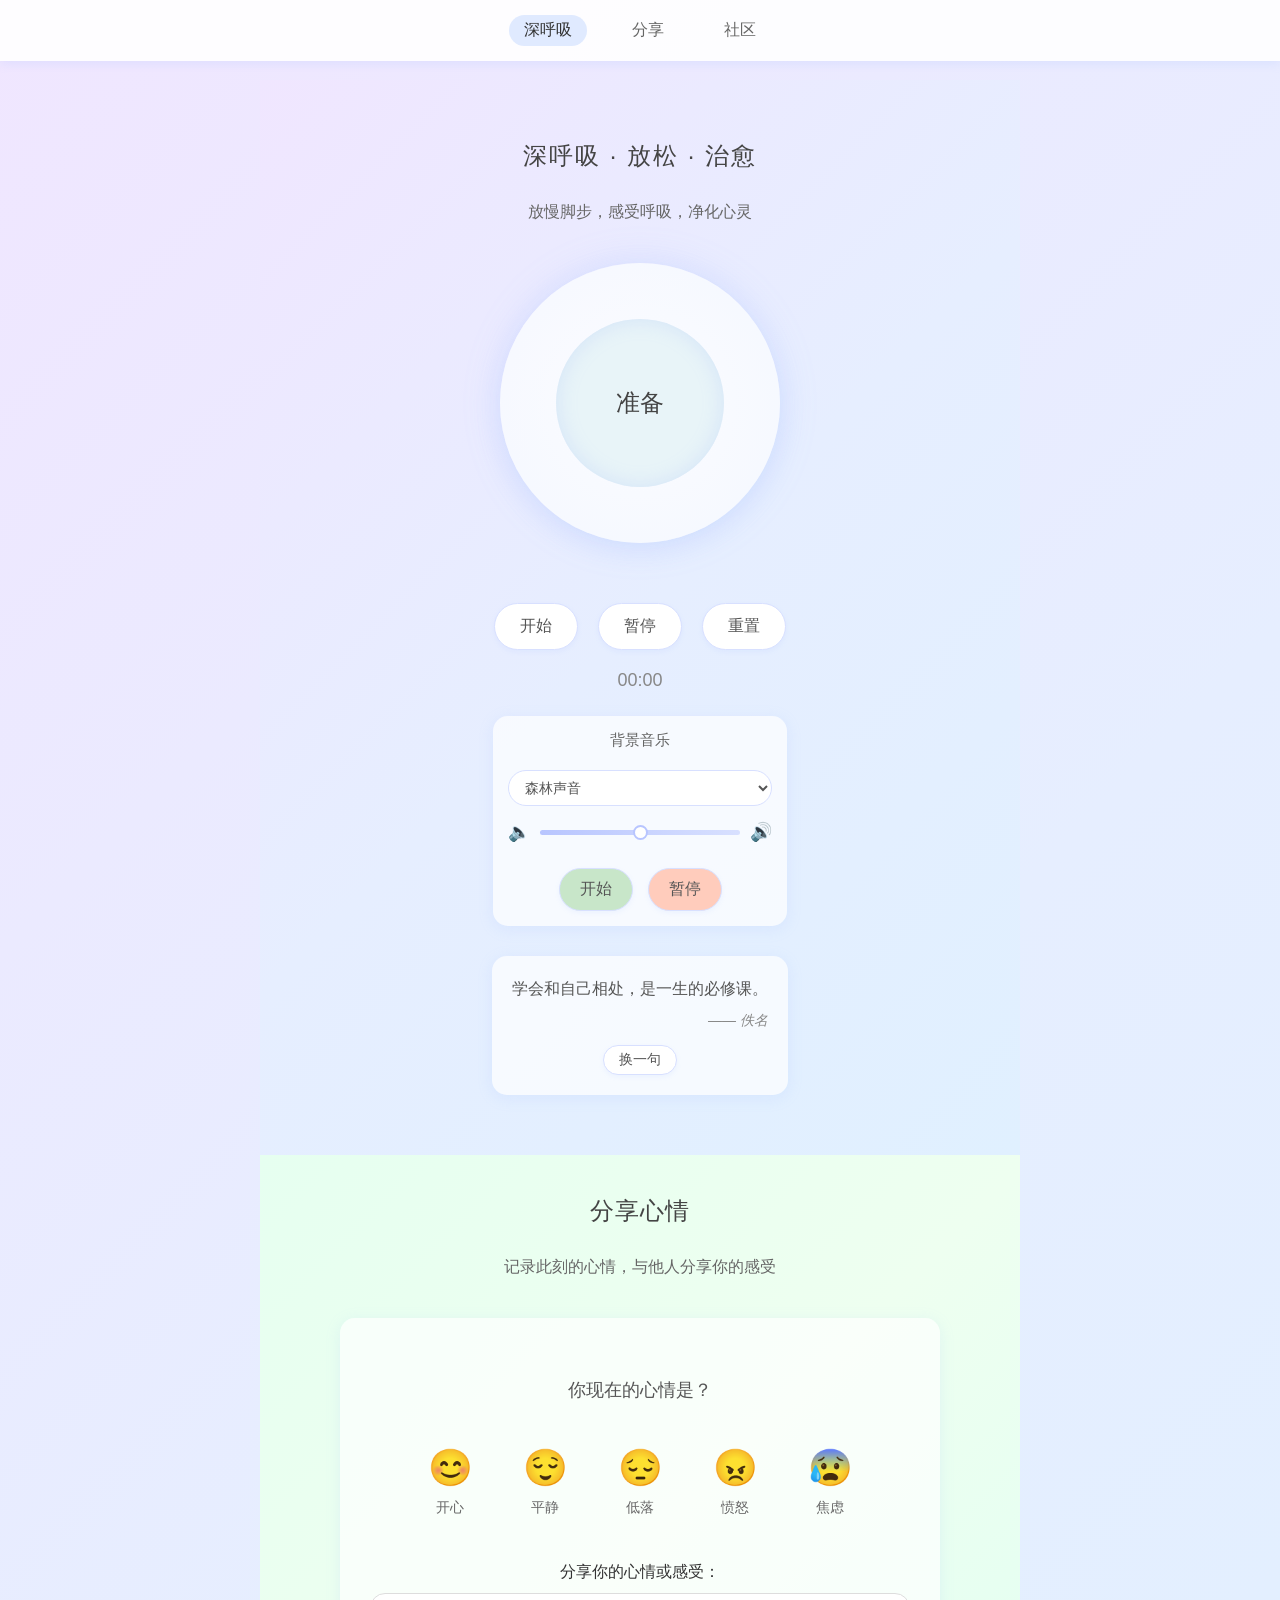
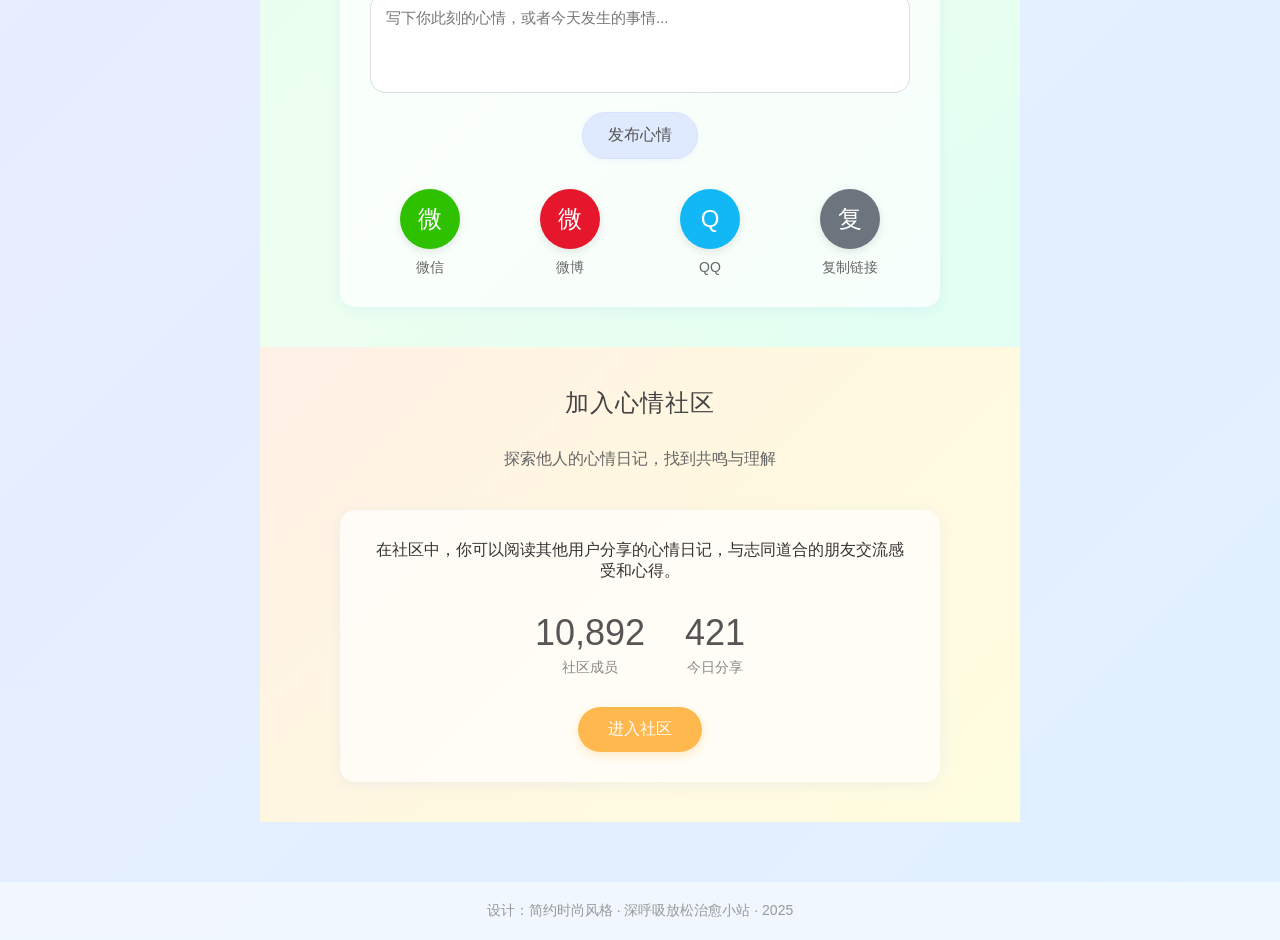
<file: index.html>
<!DOCTYPE html>
<html lang="zh">
<head>
    <meta charset="UTF-8">
    <meta name="viewport" content="width=device-width, initial-scale=1.0">
    <title>深呼吸 · 放松 · 治愈</title>
    <link rel="stylesheet" href="static/css/css-file.css">
</head>
<body>
    <!-- 导航菜单 -->
    <div class="nav-menu">
        <div class="nav-items">
            <a href="#breathing" class="nav-item active">深呼吸</a>
            <a href="#share" class="nav-item">分享</a>
            <a href="community.html" class="nav-item">社区</a>
        </div>
    </div>

    <div class="container">
        <!-- 深呼吸区域 -->
        <section id="breathing" class="breathing-section">
            <h1>深呼吸 · 放松 · 治愈</h1>
            <p class="subtitle">放慢脚步，感受呼吸，净化心灵</p>
            
            <div class="breath-circle">
                <div class="circle-inner">
                    <span class="instruction">准备</span>
                </div>
            </div>
            
            <div class="controls">
                <button id="start-btn">开始</button>
                <button id="pause-btn">暂停</button>
                <button id="reset-btn">重置</button>
            </div>
            
            <div class="timer">00:00</div>
            
            <!-- 背景音乐控制 -->
            <div class="music-control">
                <label for="music-selector">背景音乐</label>
                <select id="music-selector" class="music-selector">
                    <option value="forest">森林声音</option>
                    <option value="rain">雨声</option>
                    <option value="waves">海浪声</option>
                    <option value="meditation">冥想音乐</option>
                    <option value="piano">钢琴轻音乐</option>
                </select>
                <div class="volume-control">
                    <span class="volume-icon">🔈</span>
                    <input type="range" id="volume-slider" class="volume-slider" min="0" max="100" value="50">
                    <span class="volume-icon">🔊</span>
                </div>
                <div class="music-buttons">
                    <button id="play-music-btn">开始</button>
                    <button id="pause-music-btn">暂停</button>
                </div>
                <audio id="background-music" loop></audio>
            </div>
            
            <!-- 每日一言 -->
            <div class="daily-quote">
                <p class="quote-text" id="quote-text">呼吸是连接身体与心灵的桥梁，深呼吸是走向内心宁静的第一步。</p>
                <p class="quote-author" id="quote-author">—— 佚名</p>
                <button id="refresh-quote-btn" style="margin-top: 15px; padding: 5px 15px; font-size: 14px;">换一句</button>
            </div>
        </section>
        
        <!-- 分享区域 -->
        <section id="share" class="share-section">
            <h2>分享心情</h2>
            <p class="subtitle">记录此刻的心情，与他人分享你的感受</p>
            
            <div class="share-container">
                <!-- 心情选择器 -->
                <div class="mood-selector">
                    <div class="mood-title">你现在的心情是？</div>
                    <div class="mood-options">
                        <div class="mood-option" data-mood="happy">
                            <div class="mood-icon">😊</div>
                            <div class="mood-label">开心</div>
                        </div>
                        <div class="mood-option" data-mood="calm">
                            <div class="mood-icon">😌</div>
                            <div class="mood-label">平静</div>
                        </div>
                        <div class="mood-option" data-mood="sad">
                            <div class="mood-icon">😔</div>
                            <div class="mood-label">低落</div>
                        </div>
                        <div class="mood-option" data-mood="angry">
                            <div class="mood-icon">😠</div>
                            <div class="mood-label">愤怒</div>
                        </div>
                        <div class="mood-option" data-mood="anxious">
                            <div class="mood-icon">😰</div>
                            <div class="mood-label">焦虑</div>
                        </div>
                    </div>
                </div>
                
                <!-- 分享表单 -->
                <div class="share-form">
                    <p>分享你的心情或感受：</p>
                    <textarea placeholder="写下你此刻的心情，或者今天发生的事情..."></textarea>
                    <button class="share-btn">发布心情</button>
                </div>
                
                <!-- 分享选项 -->
                <div class="share-options">
                    <div class="share-option wechat">
                        <div class="share-icon">微</div>
                        <div class="share-name">微信</div>
                    </div>
                    
                    <div class="share-option weibo">
                        <div class="share-icon">微</div>
                        <div class="share-name">微博</div>
                    </div>
                    
                    <div class="share-option qq">
                        <div class="share-icon">Q</div>
                        <div class="share-name">QQ</div>
                    </div>
                    
                    <div class="share-option copy">
                        <div class="share-icon">复</div>
                        <div class="share-name">复制链接</div>
                    </div>
                </div>
            </div>
        </section>
        
        <!-- 社区入口 -->
        <section class="community-entry">
            <h2>加入心情社区</h2>
            <p class="subtitle">探索他人的心情日记，找到共鸣与理解</p>
            
            <div class="community-preview">
                <div class="preview-content">
                    <p>在社区中，你可以阅读其他用户分享的心情日记，与志同道合的朋友交流感受和心得。</p>
                    <div class="stats-preview">
                        <div class="stat">
                            <div class="stat-number">10,892</div>
                            <div class="stat-label">社区成员</div>
                        </div>
                        
                        <div class="stat">
                            <div class="stat-number">421</div>
                            <div class="stat-label">今日分享</div>
                        </div>
                    </div>
                    <a href="community.html" class="community-btn">进入社区</a>
                </div>
            </div>
        </section>
    </div>
    
    <footer>
        设计：简约时尚风格 · 深呼吸放松治愈小站 · 2025
    </footer>

    <script src="static/js/js-file.js"></script>
</body>
</html>
</file>
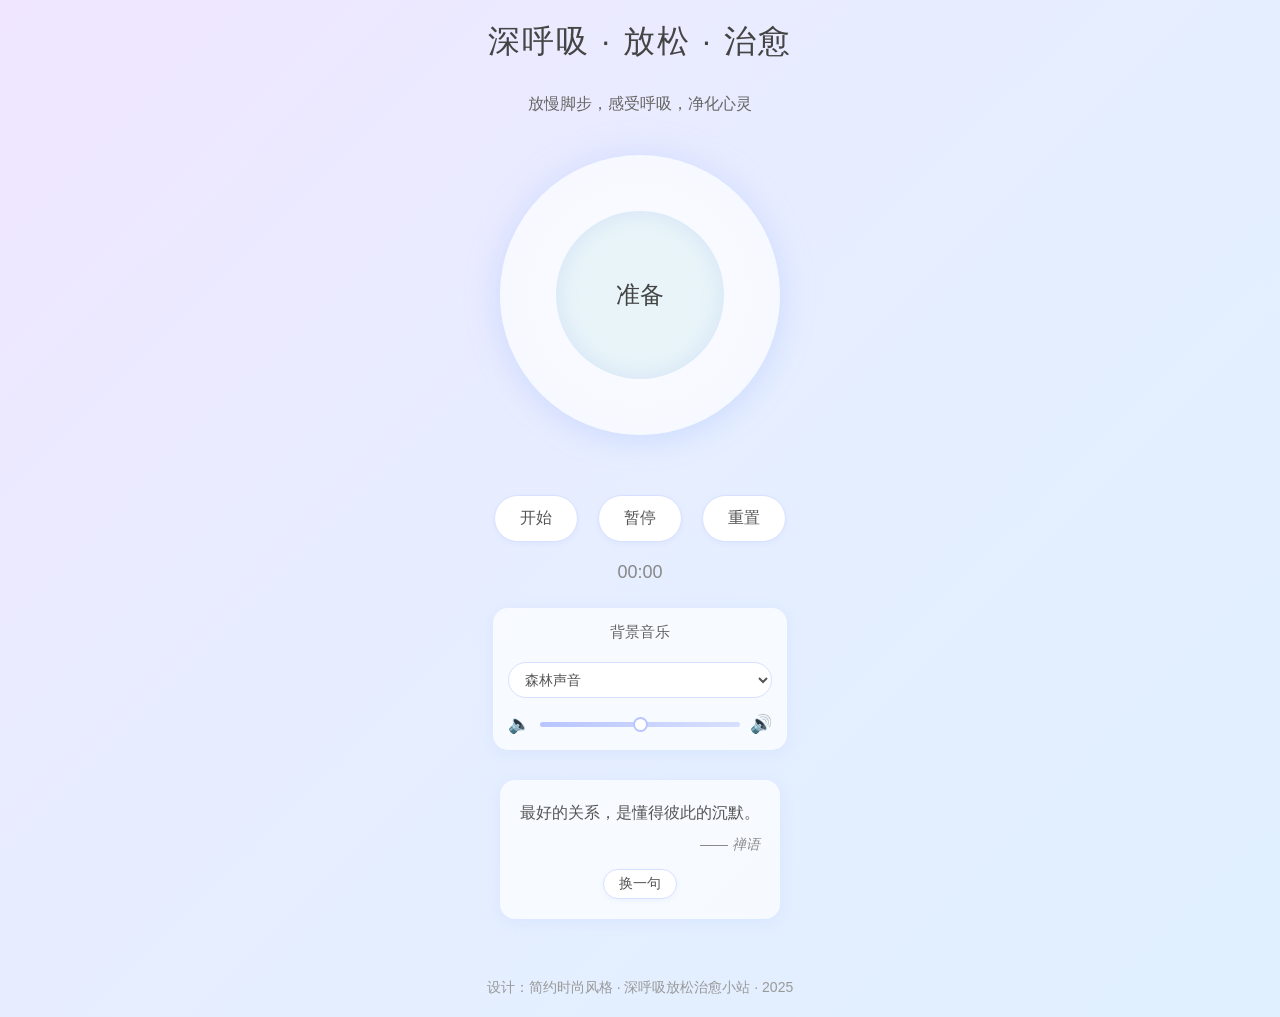
<file: index_bak.html>
<!DOCTYPE html>
<html lang="zh">
<head>
    <meta charset="UTF-8">
    <meta name="viewport" content="width=device-width, initial-scale=1.0">
    <title>深呼吸 · 放松 · 治愈</title>
    <style>
        * {
            margin: 0;
            padding: 0;
            box-sizing: border-box;
            font-family: "PingFang SC", "Helvetica Neue", Arial, sans-serif;
        }
        
        body {
            background: linear-gradient(135deg, #f0e6ff 0%, #e6eeff 50%, #e0f0ff 100%);
            color: #333;
            min-height: 100vh;
            display: flex;
            flex-direction: column;
            align-items: center;
            justify-content: center;
            transition: background 2s;
        }
        
        .container {
            width: 100%;
            max-width: 800px;
            padding: 20px;
            text-align: center;
            display: flex;
            flex-direction: column;
            min-height: 100vh;
        }
        
        .breathing-content {
            flex: 1;
            display: flex;
            flex-direction: column;
            justify-content: center;
        }
        
        h1 {
            font-weight: 300;
            margin-bottom: 30px;
            letter-spacing: 2px;
            color: #444;
        }
        
        .subtitle {
            font-weight: 300;
            margin-bottom: 40px;
            color: #666;
        }
        
        .breath-circle {
            width: 280px;
            height: 280px;
            border-radius: 50%;
            background-color: rgba(255, 255, 255, 0.8);
            margin: 0 auto 40px;
            display: flex;
            align-items: center;
            justify-content: center;
            position: relative;
            box-shadow: 0 5px 25px rgba(150, 180, 255, 0.2), 0 0 40px rgba(150, 180, 255, 0.15);
            transition: transform 4s ease-in-out, box-shadow 4s ease-in-out;
            overflow: hidden;
        }
        
        .breath-circle:before {
            content: '';
            position: absolute;
            top: -10%;
            left: -10%;
            width: 120%;
            height: 120%;
            background: radial-gradient(
                circle at center,
                rgba(255, 255, 255, 0.8) 0%,
                rgba(230, 240, 255, 0.5) 60%,
                rgba(210, 230, 255, 0) 70%
            );
            opacity: 0.4;
            z-index: 1;
            pointer-events: none;
        }
        
        .circle-inner {
            width: 60%;
            height: 60%;
            border-radius: 50%;
            background-color: #e8f4f8;
            display: flex;
            align-items: center;
            justify-content: center;
            box-shadow: inset 0 0 20px rgba(150, 180, 255, 0.25);
            transition: transform 4s ease-in-out, background-color 4s ease-in-out;
            position: relative;
            z-index: 2;
        }
        
        @keyframes pulse {
            0% { box-shadow: 0 0 0 0 rgba(150, 180, 255, 0.5); }
            70% { box-shadow: 0 0 0 20px rgba(150, 180, 255, 0); }
            100% { box-shadow: 0 0 0 0 rgba(150, 180, 255, 0); }
        }
        
        .instruction {
            font-size: 24px;
            font-weight: 300;
            color: #444;
            transition: opacity 0.5s;
        }
        
        .controls {
            margin-top: 20px;
            display: flex;
            justify-content: center;
            gap: 20px;
        }
        
        button {
            padding: 12px 25px;
            background-color: #fff;
            border: 1px solid #d8e0ff;
            border-radius: 30px;
            cursor: pointer;
            font-size: 16px;
            color: #555;
            transition: all 0.3s;
            box-shadow: 0 2px 5px rgba(150, 180, 255, 0.1);
        }
        
        button:hover {
            background-color: #f0f5ff;
        }
        
        button.active {
            background-color: #e0eaff;
            color: #333;
            border-color: #c8d8ff;
        }
        
        .timer {
            font-size: 18px;
            margin-top: 20px;
            color: #888;
            font-weight: 300;
        }
        
        /* 背景音乐控制样式 */
        .music-control {
            margin-top: 25px;
            padding: 15px;
            background-color: rgba(255, 255, 255, 0.7);
            border-radius: 15px;
            box-shadow: 0 3px 15px rgba(150, 180, 255, 0.15);
            max-width: 600px;
            margin-left: auto;
            margin-right: auto;
            display: flex;
            flex-direction: column;
            align-items: center;
            gap: 15px;
        }
        
        .music-control label {
            color: #666;
            font-size: 15px;
            margin-bottom: 5px;
        }
        
        .music-selector {
            width: 100%;
            max-width: 300px;
            padding: 8px 12px;
            border-radius: 20px;
            border: 1px solid #d8e0ff;
            background-color: white;
            color: #555;
            font-size: 14px;
            cursor: pointer;
            transition: all 0.3s;
        }
        
        .music-selector:focus {
            outline: none;
            border-color: #b8c5ff;
            box-shadow: 0 0 5px rgba(150, 180, 255, 0.2);
        }
        
        .volume-control {
            width: 100%;
            display: flex;
            align-items: center;
            justify-content: center;
            gap: 10px;
        }
        
        .volume-slider {
            width: 200px;
            height: 5px;
            -webkit-appearance: none;
            appearance: none;
            background: linear-gradient(to right, #b8c5ff, #d8e0ff);
            outline: none;
            border-radius: 5px;
        }
        
        .volume-slider::-webkit-slider-thumb {
            -webkit-appearance: none;
            appearance: none;
            width: 15px;
            height: 15px;
            border-radius: 50%;
            background: white;
            border: 2px solid #b8c5ff;
            cursor: pointer;
        }
        
        .volume-slider::-moz-range-thumb {
            width: 15px;
            height: 15px;
            border-radius: 50%;
            background: white;
            border: 2px solid #b8c5ff;
            cursor: pointer;
        }
        
        .volume-icon {
            color: #888;
            font-size: 18px;
        }
        
        /* 每日一言样式 */
        .daily-quote {
            margin-top: 30px;
            padding: 20px;
            background-color: rgba(255, 255, 255, 0.7);
            border-radius: 15px;
            box-shadow: 0 3px 15px rgba(150, 180, 255, 0.15);
            max-width: 600px;
            margin-left: auto;
            margin-right: auto;
            transition: all 0.5s;
        }
        
        .quote-text {
            font-size: 16px;
            color: #555;
            line-height: 1.6;
            font-weight: 300;
            margin-bottom: 10px;
        }
        
        .quote-author {
            font-size: 14px;
            color: #888;
            font-style: italic;
            text-align: right;
        }
        
        footer {
            margin-top: 40px;
            width: 100%;
            text-align: center;
            font-size: 14px;
            color: #999;
            padding: 0 20px 20px;
        }
        
        @media (max-width: 600px) {
            .breath-circle {
                width: 220px;
                height: 220px;
                margin-bottom: 30px;
            }
            
            .instruction {
                font-size: 20px;
            }
            
            .controls {
                flex-direction: column;
                align-items: center;
            }
            
            button {
                width: 200px;
                margin-bottom: 10px;
            }
            
            .timer {
                margin-top: 15px;
                margin-bottom: 10px;
            }
            
            .music-control {
                margin-top: 20px;
                padding: 12px;
                gap: 10px;
            }
            
            .volume-slider {
                width: 150px;
            }
            
            .daily-quote {
                margin-top: 20px;
                padding: 15px;
            }
            
            footer {
                margin-top: 20px;
            }
        }
    </style>
</head>
<body>
    <div class="container">
        <h1>深呼吸 · 放松 · 治愈</h1>
        <p class="subtitle">放慢脚步，感受呼吸，净化心灵</p>
        
        <div class="breath-circle">
            <div class="circle-inner">
                <span class="instruction">准备</span>
            </div>
        </div>
        
        <div class="controls">
            <button id="start-btn">开始</button>
            <button id="pause-btn">暂停</button>
            <button id="reset-btn">重置</button>
        </div>
        
        <div class="timer">00:00</div>
        
        <!-- 背景音乐控制 -->
        <div class="music-control">
            <label for="music-selector">背景音乐</label>
            <select id="music-selector" class="music-selector">
                <option value="forest">森林声音</option>
                <option value="rain">雨声</option>
                <option value="waves">海浪声</option>
                <option value="meditation">冥想音乐</option>
                <option value="piano">钢琴轻音乐</option>
            </select>
            <div class="volume-control">
                <span class="volume-icon">🔈</span>
                <input type="range" id="volume-slider" class="volume-slider" min="0" max="100" value="50">
                <span class="volume-icon">🔊</span>
            </div>
            <audio id="background-music" loop></audio>
        </div>
        
        <!-- 每日一言 -->
        <div class="daily-quote">
            <p class="quote-text" id="quote-text">加载中...</p>
            <p class="quote-author" id="quote-author"></p>
        </div>
    </div>
    
    <footer>
        设计：简约时尚风格 · 深呼吸放松治愈小站 · 2025
    </footer>

    <script>
        document.addEventListener('DOMContentLoaded', () => {
            const breathCircle = document.querySelector('.breath-circle');
            const circleInner = document.querySelector('.circle-inner');
            const instruction = document.querySelector('.instruction');
            const startBtn = document.getElementById('start-btn');
            const pauseBtn = document.getElementById('pause-btn');
            const resetBtn = document.getElementById('reset-btn');
            const quoteText = document.getElementById('quote-text');
            const quoteAuthor = document.getElementById('quote-author');
            const musicSelector = document.getElementById('music-selector');
            const volumeSlider = document.getElementById('volume-slider');
            const backgroundMusic = document.getElementById('background-music');

            const timerEl = document.querySelector('.timer');
            
            let isBreathing = false;
            let currentPhase = 0;
            let interval;
            let startTime = null;
            let elapsedTime = 0;
            let timerInterval;
            
            // 呼吸配置
            const breathingPhases = [
                { name: '吸气', duration: 4000, color: '#e8f2fa', scale: 1.15, bgColor: 'linear-gradient(135deg, #f0e0ff 0%, #e0e8ff 50%, #d8ecff 100%)', boxShadow: '0 5px 35px rgba(150, 180, 255, 0.4), 0 0 50px rgba(150, 180, 255, 0.3)' },
                { name: '屏息', duration: 4000, color: '#e0eefa', scale: 1.15, bgColor: 'linear-gradient(135deg, #efe4ff 0%, #e4ecff 50%, #dcefff 100%)', boxShadow: '0 5px 35px rgba(150, 180, 255, 0.35), 0 0 50px rgba(150, 180, 255, 0.25)' },
                { name: '呼气', duration: 4000, color: '#d8eafa', scale: 1, bgColor: 'linear-gradient(135deg, #f4ebff 0%, #eaf1ff 50%, #e6f5ff 100%)', boxShadow: '0 5px 25px rgba(150, 180, 255, 0.25), 0 0 40px rgba(150, 180, 255, 0.2)' },
                { name: '屏息', duration: 4000, color: '#e0eefa', scale: 1, bgColor: 'linear-gradient(135deg, #efe4ff 0%, #e4ecff 50%, #dcefff 100%)', boxShadow: '0 5px 25px rgba(150, 180, 255, 0.2), 0 0 40px rgba(150, 180, 255, 0.15)' }
            ];
            
            // 每日一言名言列表
            const quotes = [
                { text: "呼吸是连接身体与心灵的桥梁，深呼吸是走向内心宁静的第一步。", author: "佚名" },
                { text: "生活不是等待风暴过去，而是学会在雨中跳舞。", author: "佚名" },
                { text: "内心的平静，源于与自己的和解。", author: "老子" },
                { text: "如果你想要内心的平和，尝试着改变自己而不是他人。", author: "佛陀" },
                { text: "放下是一种智慧，静心是一种境界。", author: "禅语" },
                { text: "静坐常思己过，闲谈莫论人非。", author: "陈寿" },
                { text: "心若简单，世界则简单。", author: "禅语" },
                { text: "时时慎独，心扉自清。", author: "王阳明" },
                { text: "心静自然凉，止念即菩提。", author: "禅语" },
                { text: "无论何时，保持一颗平静的心，是通往幸福的必经之路。", author: "王阳明" },
                { text: "学会和自己相处，是一生的必修课。", author: "佚名" },
                { text: "不必等待特别的一天，每一天都可以变得特别。", author: "佚名" },
                { text: "最好的关系，是懂得彼此的沉默。", author: "禅语" },
                { text: "心中有阳光，脚下自然有力量。", author: "佚名" },
                { text: "慢一点，再慢一点，给心灵一个栖息的空间。", author: "佚名" }
            ];
            
            // 加载每日一言
            function loadDailyQuote() {
                // 获取一个随机名言
                const randomIndex = Math.floor(Math.random() * quotes.length);
                const quote = quotes[randomIndex];
                
                // 更新显示
                quoteText.textContent = quote.text;
                quoteAuthor.textContent = "—— " + quote.author;
            }
            
            // 定时器函数
            function updateTimer() {
                if (!startTime) return;
                
                const currentTime = Date.now();
                const totalSeconds = Math.floor((currentTime - startTime + elapsedTime) / 1000);
                const minutes = Math.floor(totalSeconds / 60).toString().padStart(2, '0');
                const seconds = (totalSeconds % 60).toString().padStart(2, '0');
                
                timerEl.textContent = `${minutes}:${seconds}`;
            }
            
            // 开始呼吸引导
            function startBreathing() {
                if (isBreathing) return;
                
                isBreathing = true;
                startBtn.disabled = true;
                
                if (!startTime) {
                    startTime = Date.now();
                    timerInterval = setInterval(updateTimer, 1000);
                }
                
                breathePhase();
            }
            
            // 呼吸阶段
            function breathePhase() {
                if (!isBreathing) return;
                
                const phase = breathingPhases[currentPhase];
                
                // 更新指示和动画
                instruction.textContent = phase.name;
                circleInner.style.backgroundColor = phase.color;
                document.body.style.background = phase.bgColor;
                
                // 圆圈动画
                breathCircle.style.transform = `scale(${phase.scale})`;
                breathCircle.style.boxShadow = phase.boxShadow;
                circleInner.style.transform = `scale(${phase.scale > 1 ? 0.9 : 1.1})`;
                
                // 添加脉动效果
                if (phase.name === '吸气') {
                    breathCircle.style.animation = 'pulse 4s infinite';
                } else {
                    breathCircle.style.animation = 'none';
                }
                
                // 设置下一个阶段
                interval = setTimeout(() => {
                    currentPhase = (currentPhase + 1) % breathingPhases.length;
                    breathePhase();
                }, phase.duration);
            }
            
            // 暂停
            function pauseBreathing() {
                isBreathing = false;
                startBtn.disabled = false;
                clearTimeout(interval);
                
                if (startTime) {
                    elapsedTime += Date.now() - startTime;
                    startTime = null;
                    clearInterval(timerInterval);
                }
            }
            
            // 重置
            function resetBreathing() {
                pauseBreathing();
                currentPhase = 0;
                instruction.textContent = '准备';
                breathCircle.style.transform = 'scale(1)';
                circleInner.style.transform = 'scale(1)';
                circleInner.style.backgroundColor = '#e8f4f8';
                document.body.style.backgroundColor = '#f8f9fa';
                
                elapsedTime = 0;
                timerEl.textContent = '00:00';
            }
            
            // 事件监听
            startBtn.addEventListener('click', startBreathing);
            pauseBtn.addEventListener('click', pauseBreathing);
            resetBtn.addEventListener('click', resetBreathing);
            
            // 初始化
            resetBreathing();
            
            // 增加用户交互后自动播放音乐
            document.body.addEventListener('click', () => {
                if (backgroundMusic.paused) {
                    backgroundMusic.play().catch(e => console.log('播放失败', e));
                }
            }, { once: true });
            
            // 加载每日一言
            loadDailyQuote();
            
            // 背景音乐设置
            const musicUrls = {
                forest: 'audio/forest_music.mp3',
                rain: 'audio/_music.mp3',
                waves: 'audio/waves_music.mp3',
                meditation: 'audio/_music.mp3',
                piano: 'audio/piano_music.mp3'
            };
            
            // 设置初始音乐
            backgroundMusic.src = musicUrls[musicSelector.value];
            backgroundMusic.volume = volumeSlider.value / 100;
            backgroundMusic.play().catch(e => {
                console.log('自动播放被浏览器阻止，请用户交互后再播放');
            });
            
            // 音乐选择事件
            musicSelector.addEventListener('change', () => {
                backgroundMusic.src = musicUrls[musicSelector.value];
                backgroundMusic.play();
            });
            
            // 音量控制事件
            volumeSlider.addEventListener('input', () => {
                backgroundMusic.volume = volumeSlider.value / 100;
            });
            
            // 添加刷新名言的按钮
            const quoteBox = document.querySelector('.daily-quote');
            const refreshBtn = document.createElement('button');
            refreshBtn.textContent = '换一句';
            refreshBtn.style.marginTop = '15px';
            refreshBtn.style.padding = '5px 15px';
            refreshBtn.style.fontSize = '14px';
            refreshBtn.addEventListener('click', loadDailyQuote);
            quoteBox.appendChild(refreshBtn);
        });
    </script>
</body>
</html>
</file>
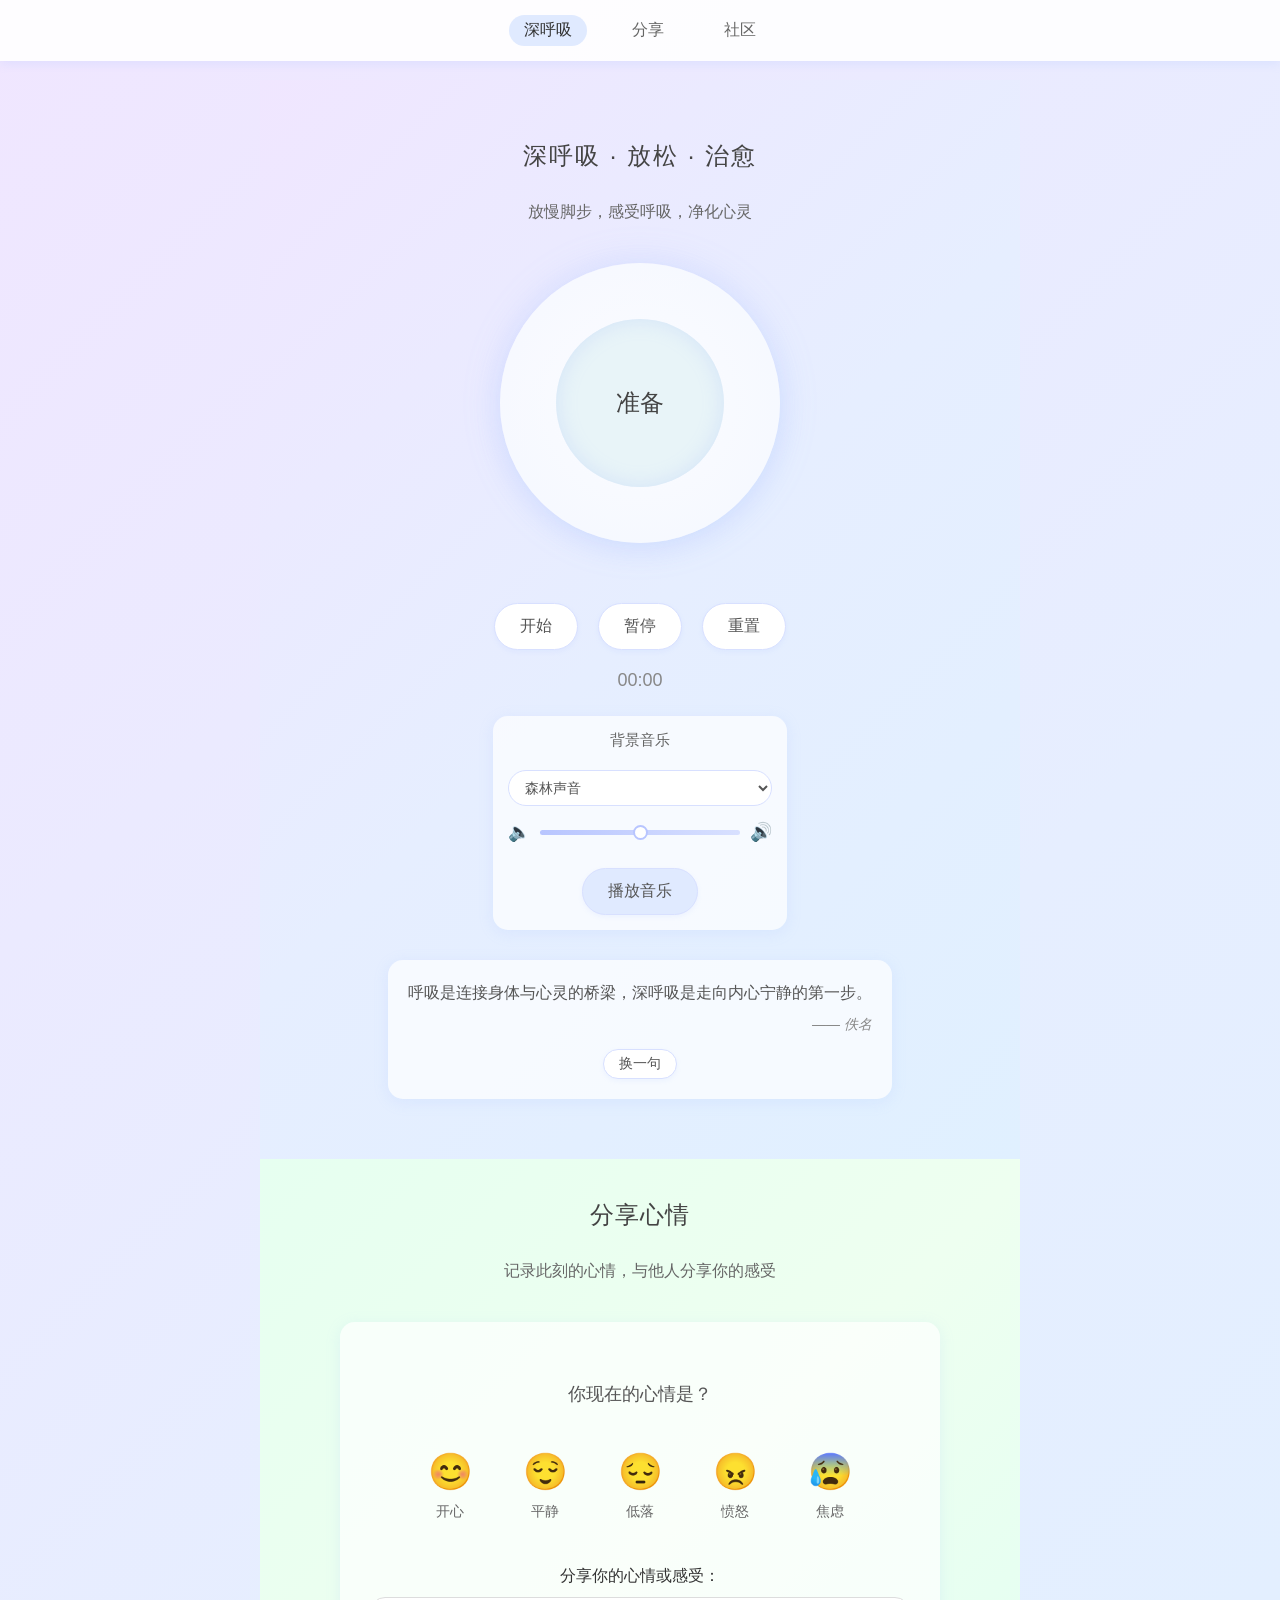
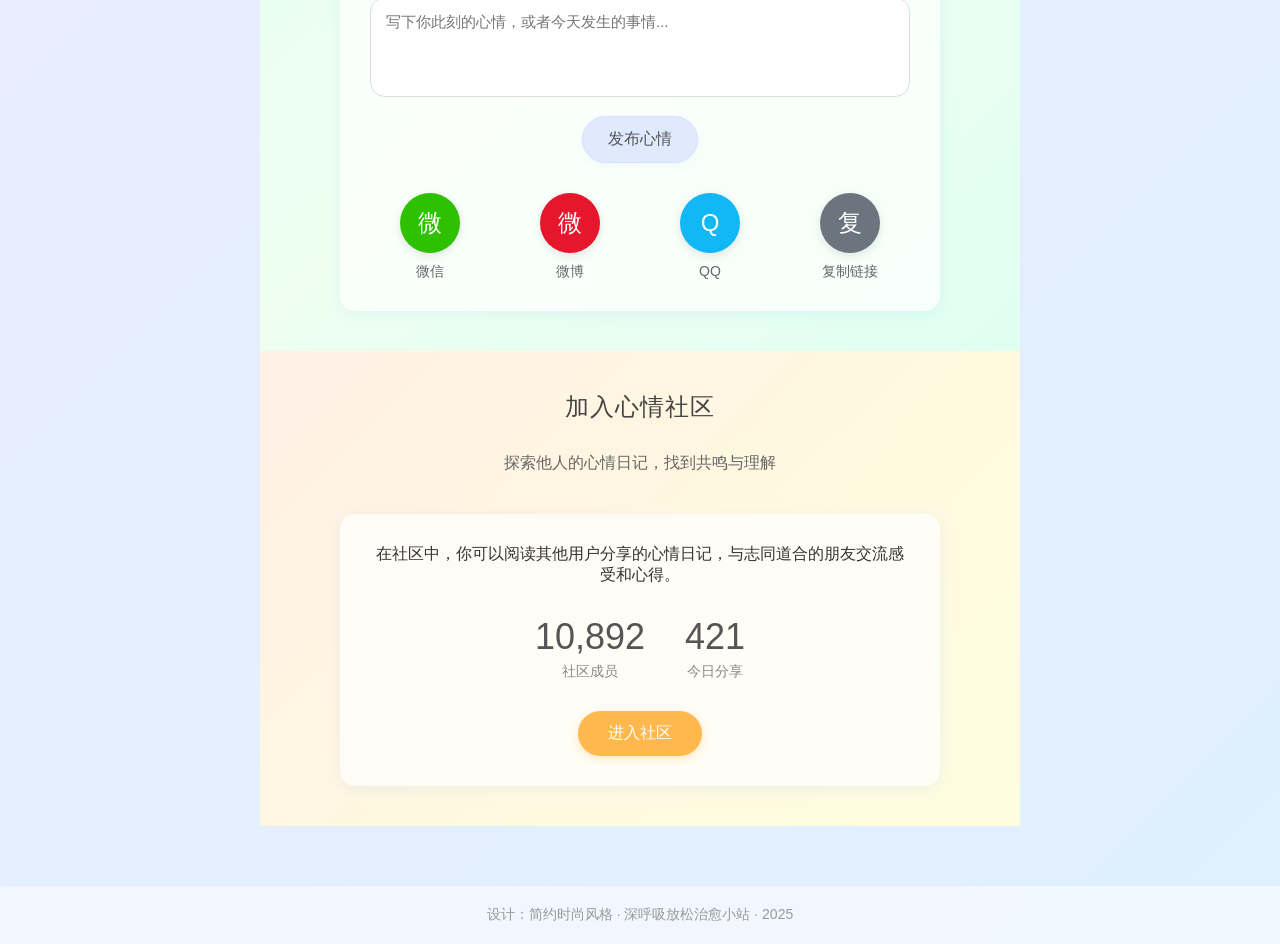
<file: index_bak2.html>
<!DOCTYPE html>
<html lang="zh">
<head>
    <meta charset="UTF-8">
    <meta name="viewport" content="width=device-width, initial-scale=1.0">
    <title>深呼吸 · 放松 · 治愈</title>
    <style>
        * {
            margin: 0;
            padding: 0;
            box-sizing: border-box;
            font-family: "PingFang SC", "Helvetica Neue", Arial, sans-serif;
        }
        
        body {
            background: linear-gradient(135deg, #f0e6ff 0%, #e6eeff 50%, #e0f0ff 100%);
            color: #333;
            min-height: 100vh;
            display: flex;
            flex-direction: column;
            align-items: center;
            transition: background 2s;
            overflow-x: hidden;
        }
        
        /* 导航菜单样式 */
        .nav-menu {
            position: fixed;
            top: 0;
            left: 0;
            width: 100%;
            background-color: rgba(255, 255, 255, 0.9);
            box-shadow: 0 2px 10px rgba(150, 180, 255, 0.2);
            display: flex;
            justify-content: center;
            padding: 15px 0;
            z-index: 1000;
        }
        
        .nav-items {
            display: flex;
            gap: 30px;
        }
        
        .nav-item {
            color: #666;
            text-decoration: none;
            font-size: 16px;
            font-weight: 500;
            padding: 5px 15px;
            border-radius: 20px;
            transition: all 0.3s;
        }
        
        .nav-item:hover {
            background-color: rgba(220, 230, 255, 0.5);
            color: #444;
        }
        
        .nav-item.active {
            background-color: #e0eaff;
            color: #333;
        }
        
        .container {
            width: 100%;
            max-width: 800px;
            padding: 80px 20px 20px;
            text-align: center;
            display: flex;
            flex-direction: column;
            min-height: 100vh;
        }
        
        section {
            padding: 60px 0;
            scroll-margin-top: 70px; /* 为导航滚动留出空间 */
        }
        
        .breathing-section {
            background: linear-gradient(135deg, #f0e6ff 0%, #e6eeff 50%, #e0f0ff 100%);
            min-height: 100vh;
            display: flex;
            flex-direction: column;
            align-items: center;
            justify-content: center;
        }
        
        .share-section {
            background: linear-gradient(135deg, #e6fff0 0%, #eefff0 50%, #e0fff2 100%);
            min-height: 60vh;
            padding: 40px 20px;
        }
        
        .community-entry {
            background: linear-gradient(135deg, #fff0e6 0%, #fff8e0 50%, #fffde0 100%);
            min-height: 40vh;
            padding: 40px 20px;
            text-align: center;
        }
        
        .community-preview {
            background-color: rgba(255, 255, 255, 0.7);
            border-radius: 15px;
            box-shadow: 0 3px 15px rgba(150, 180, 255, 0.15);
            padding: 30px;
            max-width: 600px;
            margin: 0 auto;
        }
        
        .stats-preview {
            display: flex;
            justify-content: center;
            gap: 40px;
            margin: 30px 0;
        }
        
        .community-btn {
            display: inline-block;
            background-color: #ffb84d;
            color: #fff;
            padding: 12px 30px;
            border-radius: 30px;
            font-size: 16px;
            font-weight: 500;
            text-decoration: none;
            transition: all 0.3s;
            box-shadow: 0 3px 10px rgba(255, 184, 77, 0.3);
        }
        
        .community-btn:hover {
            background-color: #ff9d1e;
            transform: translateY(-3px);
            box-shadow: 0 5px 15px rgba(255, 184, 77, 0.4);
        }
        
        .breathing-content {
            flex: 1;
            display: flex;
            flex-direction: column;
            justify-content: center;
            width: 100%;
        }
        
        h1 {
            font-weight: 300;
            margin-bottom: 30px;
            letter-spacing: 2px;
            color: #444;
        }
        
        h2 {
            font-weight: 300;
            margin-bottom: 30px;
            letter-spacing: 1px;
            color: #444;
        }
        
        .subtitle {
            font-weight: 300;
            margin-bottom: 40px;
            color: #666;
        }
        
        .breath-circle {
            width: 280px;
            height: 280px;
            border-radius: 50%;
            background-color: rgba(255, 255, 255, 0.8);
            margin: 0 auto 40px;
            display: flex;
            align-items: center;
            justify-content: center;
            position: relative;
            box-shadow: 0 5px 25px rgba(150, 180, 255, 0.2), 0 0 40px rgba(150, 180, 255, 0.15);
            transition: transform 4s ease-in-out, box-shadow 4s ease-in-out;
            overflow: hidden;
        }
        
        .breath-circle:before {
            content: '';
            position: absolute;
            top: -10%;
            left: -10%;
            width: 120%;
            height: 120%;
            background: radial-gradient(
                circle at center,
                rgba(255, 255, 255, 0.8) 0%,
                rgba(230, 240, 255, 0.5) 60%,
                rgba(210, 230, 255, 0) 70%
            );
            opacity: 0.4;
            z-index: 1;
            pointer-events: none;
        }
        
        .circle-inner {
            width: 60%;
            height: 60%;
            border-radius: 50%;
            background-color: #e8f4f8;
            display: flex;
            align-items: center;
            justify-content: center;
            box-shadow: inset 0 0 20px rgba(150, 180, 255, 0.25);
            transition: transform 4s ease-in-out, background-color 4s ease-in-out;
            position: relative;
            z-index: 2;
        }
        
        @keyframes pulse {
            0% { box-shadow: 0 0 0 0 rgba(150, 180, 255, 0.5); }
            70% { box-shadow: 0 0 0 20px rgba(150, 180, 255, 0); }
            100% { box-shadow: 0 0 0 0 rgba(150, 180, 255, 0); }
        }
        
        .instruction {
            font-size: 24px;
            font-weight: 300;
            color: #444;
            transition: opacity 0.5s;
        }
        
        .controls {
            margin-top: 20px;
            display: flex;
            justify-content: center;
            gap: 20px;
        }
        
        button {
            padding: 12px 25px;
            background-color: #fff;
            border: 1px solid #d8e0ff;
            border-radius: 30px;
            cursor: pointer;
            font-size: 16px;
            color: #555;
            transition: all 0.3s;
            box-shadow: 0 2px 5px rgba(150, 180, 255, 0.1);
        }
        
        /* 播放按钮样式和特效 */
        #play-music-btn {
            margin-top: 10px;
            background-color: #e0eaff;
            color: #555;
            position: relative;
            overflow: hidden;
            transition: all 0.3s cubic-bezier(0.25, 0.8, 0.25, 1);
        }
        
        #play-music-btn:hover {
            background-color: #d0daff;
            box-shadow: 0 4px 8px rgba(150, 180, 255, 0.2);
            transform: translateY(-2px);
        }
        
        #play-music-btn:active {
            transform: scale(0.96);
            box-shadow: 0 1px 3px rgba(150, 180, 255, 0.3);
        }
        
        /* 波纹效果 */
        .ripple {
            position: absolute;
            background: rgba(255, 255, 255, 0.5);
            border-radius: 50%;
            transform: scale(0);
            animation: ripple 0.6s linear;
            pointer-events: none;
        }
        
        @keyframes ripple {
            to {
                transform: scale(4);
                opacity: 0;
            }
        }
        
        /* 音符动画 */
        .music-note {
            position: absolute;
            font-size: 18px;
            color: rgba(150, 180, 255, 0.8);
            pointer-events: none;
            animation: float-note 2s ease-out;
            opacity: 0;
        }
        
        @keyframes float-note {
            0% {
                opacity: 1;
                transform: translate(0, 0) rotate(0deg);
            }
            100% {
                opacity: 0;
                transform: translate(var(--x, 20px), -40px) rotate(var(--r, 20deg));
            }
        }
        
        button:hover {
            background-color: #f0f5ff;
        }
        
        button.active {
            background-color: #e0eaff;
            color: #333;
            border-color: #c8d8ff;
        }
        
        .timer {
            font-size: 18px;
            margin-top: 20px;
            color: #888;
            font-weight: 300;
        }
        
        /* 背景音乐控制样式 */
        .music-control {
            margin-top: 25px;
            padding: 15px;
            background-color: rgba(255, 255, 255, 0.7);
            border-radius: 15px;
            box-shadow: 0 3px 15px rgba(150, 180, 255, 0.15);
            max-width: 600px;
            margin-left: auto;
            margin-right: auto;
            display: flex;
            flex-direction: column;
            align-items: center;
            gap: 15px;
        }
        
        .music-control label {
            color: #666;
            font-size: 15px;
            margin-bottom: 5px;
        }
        
        .music-selector {
            width: 100%;
            max-width: 300px;
            padding: 8px 12px;
            border-radius: 20px;
            border: 1px solid #d8e0ff;
            background-color: white;
            color: #555;
            font-size: 14px;
            cursor: pointer;
            transition: all 0.3s;
        }
        
        .music-selector:focus {
            outline: none;
            border-color: #b8c5ff;
            box-shadow: 0 0 5px rgba(150, 180, 255, 0.2);
        }
        
        .volume-control {
            width: 100%;
            display: flex;
            align-items: center;
            justify-content: center;
            gap: 10px;
        }
        
        .volume-slider {
            width: 200px;
            height: 5px;
            -webkit-appearance: none;
            appearance: none;
            background: linear-gradient(to right, #b8c5ff, #d8e0ff);
            outline: none;
            border-radius: 5px;
        }
        
        .volume-slider::-webkit-slider-thumb {
            -webkit-appearance: none;
            appearance: none;
            width: 15px;
            height: 15px;
            border-radius: 50%;
            background: white;
            border: 2px solid #b8c5ff;
            cursor: pointer;
        }
        
        .volume-slider::-moz-range-thumb {
            width: 15px;
            height: 15px;
            border-radius: 50%;
            background: white;
            border: 2px solid #b8c5ff;
            cursor: pointer;
        }
        
        .volume-icon {
            color: #888;
            font-size: 18px;
        }
        
        /* 每日一言样式 */
        .daily-quote {
            margin-top: 30px;
            padding: 20px;
            background-color: rgba(255, 255, 255, 0.7);
            border-radius: 15px;
            box-shadow: 0 3px 15px rgba(150, 180, 255, 0.15);
            max-width: 600px;
            margin-left: auto;
            margin-right: auto;
            transition: all 0.5s;
        }
        
        .quote-text {
            font-size: 16px;
            color: #555;
            line-height: 1.6;
            font-weight: 300;
            margin-bottom: 10px;
        }
        
        .quote-author {
            font-size: 14px;
            color: #888;
            font-style: italic;
            text-align: right;
        }
        
        /* 分享区域样式 */
        .share-container {
            background-color: rgba(255, 255, 255, 0.7);
            border-radius: 15px;
            box-shadow: 0 3px 15px rgba(150, 180, 255, 0.15);
            padding: 30px;
            max-width: 600px;
            margin: 0 auto;
        }
        
        .mood-selector {
            display: flex;
            flex-direction: column;
            gap: 20px;
            margin: 30px 0;
        }

        .mood-title {
            font-size: 18px;
            color: #555;
            margin-bottom: 10px;
        }
        
        .mood-options {
            display: flex;
            justify-content: center;
            gap: 20px;
        }
        
        .mood-option {
            display: flex;
            flex-direction: column;
            align-items: center;
            cursor: pointer;
            transition: all 0.3s;
            padding: 15px;
            border-radius: 15px;
        }
        
        .mood-option:hover {
            background-color: rgba(255, 255, 255, 0.6);
            transform: translateY(-5px);
        }
        
        .mood-option.selected {
            background-color: rgba(255, 255, 255, 0.8);
            box-shadow: 0 3px 10px rgba(150, 180, 255, 0.2);
        }
        
        .mood-icon {
            font-size: 36px;
            margin-bottom: 10px;
        }
        
        .mood-label {
            font-size: 14px;
            color: #666;
        }
        
        .share-options {
            display: flex;
            flex-wrap: wrap;
            justify-content: center;
            gap: 20px;
            margin-top: 30px;
        }
        
        .share-option {
            display: flex;
            flex-direction: column;
            align-items: center;
            width: 120px;
            cursor: pointer;
            transition: all 0.3s;
        }
        
        .share-option:hover {
            transform: translateY(-5px);
        }
        
        .share-icon {
            width: 60px;
            height: 60px;
            border-radius: 50%;
            background-color: #fff;
            display: flex;
            align-items: center;
            justify-content: center;
            font-size: 24px;
            margin-bottom: 10px;
            box-shadow: 0 3px 10px rgba(0, 0, 0, 0.1);
        }
        
        .wechat .share-icon {
            background-color: #2DC100;
            color: white;
        }
        
        .weibo .share-icon {
            background-color: #E6162D;
            color: white;
        }
        
        .qq .share-icon {
            background-color: #12B7F5;
            color: white;
        }
        
        .copy .share-icon {
            background-color: #6C757D;
            color: white;
        }
        
        .share-name {
            font-size: 14px;
            color: #666;
        }

        .share-form {
            margin-top: 30px;
        }

        .share-form textarea {
            width: 100%;
            height: 100px;
            padding: 15px;
            border-radius: 15px;
            border: 1px solid #ddd;
            resize: none;
            font-size: 15px;
            margin-top: 10px;
            transition: all 0.3s;
        }

        .share-form textarea:focus {
            outline: none;
            border-color: #b8c5ff;
            box-shadow: 0 0 5px rgba(150, 180, 255, 0.2);
        }

        .share-btn {
            margin-top: 15px;
            background-color: #e0eaff;
            color: #555;
        }

        .share-btn:hover {
            background-color: #d0daff;
        }
        
        /* 社区区域样式 */
        .community-container {
            background-color: rgba(255, 255, 255, 0.7);
            border-radius: 15px;
            box-shadow: 0 3px 15px rgba(150, 180, 255, 0.15);
            padding: 30px;
            max-width: 600px;
            margin: 0 auto;
        }
        
        .community-stats {
            display: flex;
            justify-content: space-around;
            margin: 30px 0;
        }
        
        .stat {
            text-align: center;
        }
        
        .stat-number {
            font-size: 36px;
            font-weight: 300;
            color: #555;
        }
        
        .stat-label {
            font-size: 14px;
            color: #888;
            margin-top: 5px;
        }
        
        .mood-journals {
            margin-top: 40px;
        }

        .journal-filters {
            display: flex;
            justify-content: center;
            gap: 10px;
            margin-bottom: 20px;
        }

        .filter-btn {
            padding: 8px 15px;
            font-size: 14px;
            background-color: rgba(255, 255, 255, 0.5);
        }

        .filter-btn.active {
            background-color: #e0eaff;
        }

        .journal-list {
            display: grid;
            grid-template-columns: repeat(auto-fill, minmax(250px, 1fr));
            gap: 20px;
            margin-top: 20px;
        }

        .journal-card {
            background-color: white;
            border-radius: 10px;
            padding: 20px;
            box-shadow: 0 3px 10px rgba(0, 0, 0, 0.05);
            transition: all 0.3s;
            text-align: left;
        }

        .journal-card:hover {
            transform: translateY(-5px);
            box-shadow: 0 5px 15px rgba(0, 0, 0, 0.1);
        }

        .journal-header {
            display: flex;
            align-items: center;
            margin-bottom: 15px;
        }

        .journal-mood {
            font-size: 24px;
            margin-right: 10px;
        }

        .journal-info {
            flex: 1;
        }

        .journal-author {
            font-size: 14px;
            color: #555;
            font-weight: 500;
        }

        .journal-date {
            font-size: 12px;
            color: #888;
        }

        .journal-content {
            font-size: 14px;
            color: #666;
            line-height: 1.5;
            margin-bottom: 15px;
        }

        .journal-footer {
            display: flex;
            justify-content: space-between;
            align-items: center;
            font-size: 12px;
            color: #888;
        }

        .journal-likes {
            display: flex;
            align-items: center;
            gap: 5px;
            cursor: pointer;
        }

        .journal-likes:hover {
            color: #666;
        }

        .load-more {
            margin-top: 30px;
            width: 200px;
        }
        
        footer {
            margin-top: 40px;
            width: 100%;
            text-align: center;
            font-size: 14px;
            color: #999;
            padding: 20px;
            background-color: rgba(255, 255, 255, 0.5);
        }
        
        @media (max-width: 600px) {
            .nav-items {
                gap: 10px;
            }
            
            .nav-item {
                font-size: 14px;
                padding: 5px 10px;
            }
            
            .breath-circle {
                width: 220px;
                height: 220px;
                margin-bottom: 30px;
            }
            
            .instruction {
                font-size: 20px;
            }
            
            .controls {
                flex-direction: column;
                align-items: center;
            }
            
            button {
                width: 200px;
                margin-bottom: 10px;
            }
            
            .timer {
                margin-top: 15px;
                margin-bottom: 10px;
            }
            
            .music-control {
                margin-top: 20px;
                padding: 12px;
                gap: 10px;
            }
            
            .volume-slider {
                width: 150px;
            }
            
            .daily-quote {
                margin-top: 20px;
                padding: 15px;
            }
            
            .mood-options {
                flex-wrap: wrap;
                gap: 15px;
            }

            .mood-option {
                width: 40%;
            }
            
            .share-options {
                gap: 10px;
            }
            
            .share-option {
                width: 90px;
            }
            
            .share-icon {
                width: 50px;
                height: 50px;
                font-size: 20px;
            }
            
            .community-stats {
                flex-direction: column;
                gap: 20px;
            }

            .journal-list {
                grid-template-columns: 1fr;
            }
            
            footer {
                margin-top: 20px;
            }
        }
    </style>
</head>
<body>
    <!-- 导航菜单 -->
    <div class="nav-menu">
        <div class="nav-items">
            <a href="#breathing" class="nav-item active">深呼吸</a>
            <a href="#share" class="nav-item">分享</a>
            <a href="community.html" class="nav-item">社区</a>
        </div>
    </div>

    <div class="container">
        <!-- 深呼吸区域 -->
        <section id="breathing" class="breathing-section">
            <h1>深呼吸 · 放松 · 治愈</h1>
            <p class="subtitle">放慢脚步，感受呼吸，净化心灵</p>
            
            <div class="breath-circle">
                <div class="circle-inner">
                    <span class="instruction">准备</span>
                </div>
            </div>
            
            <div class="controls">
                <button id="start-btn">开始</button>
                <button id="pause-btn">暂停</button>
                <button id="reset-btn">重置</button>
            </div>
            
            <div class="timer">00:00</div>
            
            <!-- 背景音乐控制 -->
            <div class="music-control">
                <label for="music-selector">背景音乐</label>
                <select id="music-selector" class="music-selector">
                    <option value="forest">森林声音</option>
                    <option value="rain">雨声</option>
                    <option value="waves">海浪声</option>
                    <option value="meditation">冥想音乐</option>
                    <option value="piano">钢琴轻音乐</option>
                </select>
                <div class="volume-control">
                    <span class="volume-icon">🔈</span>
                    <input type="range" id="volume-slider" class="volume-slider" min="0" max="100" value="50">
                    <span class="volume-icon">🔊</span>
                </div>
                <button id="play-music-btn">播放音乐</button>
                <audio id="background-music" loop></audio>
            </div>
            
            <!-- 每日一言 -->
            <div class="daily-quote">
                <p class="quote-text" id="quote-text">呼吸是连接身体与心灵的桥梁，深呼吸是走向内心宁静的第一步。</p>
                <p class="quote-author" id="quote-author">—— 佚名</p>
                <button id="refresh-quote-btn" style="margin-top: 15px; padding: 5px 15px; font-size: 14px;">换一句</button>
            </div>
        </section>
        
        <!-- 分享区域 -->
        <section id="share" class="share-section">
            <h2>分享心情</h2>
            <p class="subtitle">记录此刻的心情，与他人分享你的感受</p>
            
            <div class="share-container">
                <!-- 心情选择器 -->
                <div class="mood-selector">
                    <div class="mood-title">你现在的心情是？</div>
                    <div class="mood-options">
                        <div class="mood-option" data-mood="happy">
                            <div class="mood-icon">😊</div>
                            <div class="mood-label">开心</div>
                        </div>
                        <div class="mood-option" data-mood="calm">
                            <div class="mood-icon">😌</div>
                            <div class="mood-label">平静</div>
                        </div>
                        <div class="mood-option" data-mood="sad">
                            <div class="mood-icon">😔</div>
                            <div class="mood-label">低落</div>
                        </div>
                        <div class="mood-option" data-mood="angry">
                            <div class="mood-icon">😠</div>
                            <div class="mood-label">愤怒</div>
                        </div>
                        <div class="mood-option" data-mood="anxious">
                            <div class="mood-icon">😰</div>
                            <div class="mood-label">焦虑</div>
                        </div>
                    </div>
                </div>
                
                <!-- 分享表单 -->
                <div class="share-form">
                    <p>分享你的心情或感受：</p>
                    <textarea placeholder="写下你此刻的心情，或者今天发生的事情..."></textarea>
                    <button class="share-btn">发布心情</button>
                </div>
                
                <!-- 分享选项 -->
                <div class="share-options">
                    <div class="share-option wechat">
                        <div class="share-icon">微</div>
                        <div class="share-name">微信</div>
                    </div>
                    
                    <div class="share-option weibo">
                        <div class="share-icon">微</div>
                        <div class="share-name">微博</div>
                    </div>
                    
                    <div class="share-option qq">
                        <div class="share-icon">Q</div>
                        <div class="share-name">QQ</div>
                    </div>
                    
                    <div class="share-option copy">
                        <div class="share-icon">复</div>
                        <div class="share-name">复制链接</div>
                    </div>
                </div>
            </div>
        </section>
        
        <!-- 社区入口 -->
        <section class="community-entry">
            <h2>加入心情社区</h2>
            <p class="subtitle">探索他人的心情日记，找到共鸣与理解</p>
            
            <div class="community-preview">
                <div class="preview-content">
                    <p>在社区中，你可以阅读其他用户分享的心情日记，与志同道合的朋友交流感受和心得。</p>
                    <div class="stats-preview">
                        <div class="stat">
                            <div class="stat-number">10,892</div>
                            <div class="stat-label">社区成员</div>
                        </div>
                        
                        <div class="stat">
                            <div class="stat-number">421</div>
                            <div class="stat-label">今日分享</div>
                        </div>
                    </div>
                    <a href="community.html" class="community-btn">进入社区</a>
                </div>
            </div>
        </section>
    </div>
    
    <footer>
        设计：简约时尚风格 · 深呼吸放松治愈小站 · 2025
    </footer>

    <script>
        document.addEventListener('DOMContentLoaded', () => {
            const breathCircle = document.querySelector('.breath-circle');
            const circleInner = document.querySelector('.circle-inner');
            const instruction = document.querySelector('.instruction');
            const startBtn = document.getElementById('start-btn');
            const pauseBtn = document.getElementById('pause-btn');
            const resetBtn = document.getElementById('reset-btn');
            const quoteText = document.getElementById('quote-text');
            const quoteAuthor = document.getElementById('quote-author');
            const refreshQuoteBtn = document.getElementById('refresh-quote-btn');
            const musicSelector = document.getElementById('music-selector');
            const volumeSlider = document.getElementById('volume-slider');
            const backgroundMusic = document.getElementById('background-music');
            const navItems = document.querySelectorAll('.nav-item');
            const moodOptions = document.querySelectorAll('.mood-option');
            const filterBtns = document.querySelectorAll('.filter-btn');
            const shareBtn = document.querySelector('.share-btn');

            const timerEl = document.querySelector('.timer');
            
            let isBreathing = false;
            let currentPhase = 0;
            let interval;
            let startTime = null;
            let elapsedTime = 0;
            let timerInterval;
            let selectedMood = null;
            
            // 导航菜单激活状态
            navItems.forEach(item => {
                item.addEventListener('click', function(e) {
                    e.preventDefault();
                    navItems.forEach(i => i.classList.remove('active'));
                    this.classList.add('active');
                    
                    // 滚动到目标区域
                    const targetId = this.getAttribute('href').substring(1);
                    const targetElement = document.getElementById(targetId);
                    window.scrollTo({
                        top: targetElement.offsetTop - 60,
                        behavior: 'smooth'
                    });
                });
            });
            
            // 监听滚动以更新导航菜单激活状态
            window.addEventListener('scroll', () => {
                const scrollPosition = window.scrollY;
                
                document.querySelectorAll('section').forEach(section => {
                    const sectionTop = section.offsetTop;
                    const sectionHeight = section.clientHeight;
                    
                    if (scrollPosition >= sectionTop - 100 && scrollPosition < sectionTop + sectionHeight - 100) {
                        const id = section.getAttribute('id');
                        navItems.forEach(item => {
                            item.classList.remove('active');
                            if (item.getAttribute('href') === `#${id}`) {
                                item.classList.add('active');
                            }
                        });
                    }
                });
            });
            
            // 心情选择器
            moodOptions.forEach(option => {
                option.addEventListener('click', function() {
                    moodOptions.forEach(opt => opt.classList.remove('selected'));
                    this.classList.add('selected');
                    selectedMood = this.getAttribute('data-mood');
                });
            });
            
            // 过滤器按钮
            filterBtns.forEach(btn => {
                btn.addEventListener('click', function() {
                    filterBtns.forEach(b => b.classList.remove('active'));
                    this.classList.add('active');
                    // 这里可以添加过滤功能的实现
                });
            });
            
            // 分享按钮
            shareBtn.addEventListener('click', function() {
                const textarea = document.querySelector('.share-form textarea');
                const content = textarea.value.trim();
                
                if (!selectedMood) {
                    alert('请选择一个心情');
                    return;
                }
                
                if (!content) {
                    alert('请写点什么...');
                    return;
                }
                
                // 保存到本地存储（模拟数据库）
                saveMoodJournal(selectedMood, content);
                
                alert('分享成功！');
                textarea.value = '';
                moodOptions.forEach(opt => opt.classList.remove('selected'));
                selectedMood = null;
            });
            
            // 保存心情日记到本地存储
            function saveMoodJournal(mood, content) {
                // 获取现有日记
                let journals = JSON.parse(localStorage.getItem('moodJournals') || '[]');
                
                // 创建新日记对象
                const newJournal = {
                    id: Date.now(), // 使用时间戳作为唯一ID
                    userId: 'user_' + Math.floor(Math.random() * 1000), // 模拟用户ID
                    username: '用户' + Math.floor(Math.random() * 1000), // 模拟用户名
                    mood: mood,
                    moodEmoji: getMoodEmoji(mood),
                    content: content,
                    timestamp: Date.now(),
                    likes: Math.floor(Math.random() * 30), // 模拟点赞数
                    comments: Math.floor(Math.random() * 10), // 模拟评论数
                };
                
                // 添加到数组顶部
                journals.unshift(newJournal);
                
                // 限制存储数量，防止过多
                if (journals.length > 100) {
                    journals = journals.slice(0, 100);
                }
                
                // 保存回本地存储
                localStorage.setItem('moodJournals', JSON.stringify(journals));
            }
            
            // 获取心情对应的表情符号
            function getMoodEmoji(mood) {
                const emojiMap = {
                    'happy': '😊',
                    'calm': '😌',
                    'sad': '😔',
                    'angry': '😠',
                    'anxious': '😰'
                };
                return emojiMap[mood] || '😐';
            }
            
            // 呼吸配置
            const breathingPhases = [
                { name: '吸气', duration: 4000, color: '#e8f2fa', scale: 1.15, bgColor: 'linear-gradient(135deg, #f0e0ff 0%, #e0e8ff 50%, #d8ecff 100%)', boxShadow: '0 5px 35px rgba(150, 180, 255, 0.4), 0 0 50px rgba(150, 180, 255, 0.3)' },
                { name: '屏息', duration: 4000, color: '#e0eefa', scale: 1.15, bgColor: 'linear-gradient(135deg, #efe4ff 0%, #e4ecff 50%, #dcefff 100%)', boxShadow: '0 5px 35px rgba(150, 180, 255, 0.35), 0 0 50px rgba(150, 180, 255, 0.25)' },
                { name: '呼气', duration: 4000, color: '#d8eafa', scale: 1, bgColor: 'linear-gradient(135deg, #f4ebff 0%, #eaf1ff 50%, #e6f5ff 100%)', boxShadow: '0 5px 25px rgba(150, 180, 255, 0.25), 0 0 40px rgba(150, 180, 255, 0.2)' },
                { name: '屏息', duration: 4000, color: '#e0eefa', scale: 1, bgColor: 'linear-gradient(135deg, #efe4ff 0%, #e4ecff 50%, #dcefff 100%)', boxShadow: '0 5px 25px rgba(150, 180, 255, 0.2), 0 0 40px rgba(150, 180, 255, 0.15)' }
            ];
            
            // 每日一言名言列表
            const quotes = [
                { text: "呼吸是连接身体与心灵的桥梁，深呼吸是走向内心宁静的第一步。", author: "佚名" },
                { text: "生活不是等待风暴过去，而是学会在雨中跳舞。", author: "佚名" },
                { text: "内心的平静，源于与自己的和解。", author: "老子" },
                { text: "如果你想要内心的平和，尝试着改变自己而不是他人。", author: "佛陀" },
                { text: "放下是一种智慧，静心是一种境界。", author: "禅语" },
                { text: "静坐常思己过，闲谈莫论人非。", author: "陈寿" },
                { text: "心若简单，世界则简单。", author: "禅语" },
                { text: "时时慎独，心扉自清。", author: "王阳明" },
                { text: "心静自然凉，止念即菩提。", author: "禅语" },
                { text: "无论何时，保持一颗平静的心，是通往幸福的必经之路。", author: "王阳明" },
                { text: "学会和自己相处，是一生的必修课。", author: "佚名" },
                { text: "不必等待特别的一天，每一天都可以变得特别。", author: "佚名" },
                { text: "最好的关系，是懂得彼此的沉默。", author: "禅语" },
                { text: "心中有阳光，脚下自然有力量。", author: "佚名" },
                { text: "慢一点，再慢一点，给心灵一个栖息的空间。", author: "佚名" }
            ];
            
            // 加载每日一言
            function loadDailyQuote() {
                // 获取一个随机名言
                const randomIndex = Math.floor(Math.random() * quotes.length);
                const quote = quotes[randomIndex];
                
                // 更新显示
                quoteText.textContent = quote.text;
                quoteAuthor.textContent = "—— " + quote.author;
            }
            
            // 刷新名言按钮事件
            refreshQuoteBtn.addEventListener('click', loadDailyQuote);
            
            // 定时器函数
            function updateTimer() {
                if (!startTime) return;
                
                const currentTime = Date.now();
                const totalSeconds = Math.floor((currentTime - startTime + elapsedTime) / 1000);
                const minutes = Math.floor(totalSeconds / 60).toString().padStart(2, '0');
                const seconds = (totalSeconds % 60).toString().padStart(2, '0');
                
                timerEl.textContent = `${minutes}:${seconds}`;
            }
            
            // 开始呼吸引导
            function startBreathing() {
                if (isBreathing) return;
                
                isBreathing = true;
                startBtn.disabled = true;
                
                if (!startTime) {
                    startTime = Date.now();
                    timerInterval = setInterval(updateTimer, 1000);
                }
                
                breathePhase();
            }
            
            // 呼吸阶段
            function breathePhase() {
                if (!isBreathing) return;
                
                const phase = breathingPhases[currentPhase];
                
                // 更新指示和动画
                instruction.textContent = phase.name;
                circleInner.style.backgroundColor = phase.color;
                document.querySelector('.breathing-section').style.background = phase.bgColor;
                
                // 圆圈动画
                breathCircle.style.transform = `scale(${phase.scale})`;
                breathCircle.style.boxShadow = phase.boxShadow;
                circleInner.style.transform = `scale(${phase.scale > 1 ? 0.9 : 1.1})`;
                
                // 添加脉动效果
                if (phase.name === '吸气') {
                    breathCircle.style.animation = 'pulse 4s infinite';
                } else {
                    breathCircle.style.animation = 'none';
                }
                
                // 设置下一个阶段
                interval = setTimeout(() => {
                    currentPhase = (currentPhase + 1) % breathingPhases.length;
                    breathePhase();
                }, phase.duration);
            }
            
            // 暂停
            function pauseBreathing() {
                isBreathing = false;
                startBtn.disabled = false;
                clearTimeout(interval);
                
                if (startTime) {
                    elapsedTime += Date.now() - startTime;
                    startTime = null;
                    clearInterval(timerInterval);
                }
            }
            
            // 重置
            function resetBreathing() {
                pauseBreathing();
                currentPhase = 0;
                instruction.textContent = '准备';
                breathCircle.style.transform = 'scale(1)';
                circleInner.style.transform = 'scale(1)';
                circleInner.style.backgroundColor = '#e8f4f8';
                document.querySelector('.breathing-section').style.background = 'linear-gradient(135deg, #f0e6ff 0%, #e6eeff 50%, #e0f0ff 100%)';
                
                elapsedTime = 0;
                timerEl.textContent = '00:00';
            }
            
            // 事件监听
            startBtn.addEventListener('click', startBreathing);
            pauseBtn.addEventListener('click', pauseBreathing);
            resetBtn.addEventListener('click', resetBreathing);
            
            // 背景音乐设置
            const musicUrls = {
                forest: 'audio/forest_music.mp3',
                rain: 'audio/_music.mp3',
                waves: 'audio/waves_music.mp3',
                meditation: 'audio/_music.mp3',
                piano: 'audio/piano_music.mp3'
            };
            
            // 设置初始音乐源
            backgroundMusic.src = musicUrls[musicSelector.value];
            backgroundMusic.volume = volumeSlider.value / 100;
            
            const playMusicBtn = document.getElementById('play-music-btn');
            
            // 播放音乐按钮事件
            playMusicBtn.addEventListener('click', function(e) {
                // 创建波纹效果
                const ripple = document.createElement('span');
                ripple.classList.add('ripple');
                this.appendChild(ripple);
                
                // 计算波纹位置
                const rect = this.getBoundingClientRect();
                const x = e.clientX - rect.left;
                const y = e.clientY - rect.top;
                
                // 设置波纹位置和大小
                ripple.style.width = ripple.style.height = Math.max(rect.width, rect.height) + 'px';
                ripple.style.left = x - ripple.offsetWidth / 2 + 'px';
                ripple.style.top = y - ripple.offsetHeight / 2 + 'px';
                
                // 播放音乐 (无论当前状态如何)
                backgroundMusic.currentTime = 0; // 从头开始播放
                backgroundMusic.play();
                
                // 创建音符动画
                createMusicNotes(this);
                
                // 移除波纹效果
                setTimeout(() => {
                    ripple.remove();
                }, 600);
            });
            
            // 创建音符动画
            function createMusicNotes(button) {
                const notes = ['♪', '♫', '♬', '♩'];
                const rect = button.getBoundingClientRect();
                
                // 创建2-4个音符
                const count = Math.floor(Math.random() * 3) + 2;
                
                for (let i = 0; i < count; i++) {
                    setTimeout(() => {
                        const note = document.createElement('span');
                        note.classList.add('music-note');
                        note.textContent = notes[Math.floor(Math.random() * notes.length)];
                        
                        // 随机位置和旋转
                        const x = Math.random() * 40 - 20;
                        const r = Math.random() * 40 - 20;
                        note.style.setProperty('--x', x + 'px');
                        note.style.setProperty('--r', r + 'deg');
                        
                        // 设置初始位置
                        note.style.left = rect.width / 2 + 'px';
                        note.style.top = '0px';
                        
                        button.appendChild(note);
                        
                        // 移除音符
                        setTimeout(() => {
                            note.remove();
                        }, 2000);
                    }, i * 150);
                }
            }
            
            // 音乐选择事件
            musicSelector.addEventListener('change', () => {
                const wasPlaying = !backgroundMusic.paused;
                backgroundMusic.src = musicUrls[musicSelector.value];
                // 只有在之前正在播放时才自动继续播放
                if (wasPlaying) {
                    backgroundMusic.play();
                }
            });
            
            // 音量控制事件
            volumeSlider.addEventListener('input', () => {
                backgroundMusic.volume = volumeSlider.value / 100;
            });
            
            // 初始化
            resetBreathing();
        });
    </script>
</body>
</html>
</file>
<file: static/css/css-file.css>
* {
    margin: 0;
    padding: 0;
    box-sizing: border-box;
    font-family: "PingFang SC", "Helvetica Neue", Arial, sans-serif;
}

body {
    background: linear-gradient(135deg, #f0e6ff 0%, #e6eeff 50%, #e0f0ff 100%);
    color: #333;
    min-height: 100vh;
    display: flex;
    flex-direction: column;
    align-items: center;
    transition: background 2s;
    overflow-x: hidden;
}

/* 导航菜单样式 */
.nav-menu {
    position: fixed;
    top: 0;
    left: 0;
    width: 100%;
    background-color: rgba(255, 255, 255, 0.9);
    box-shadow: 0 2px 10px rgba(150, 180, 255, 0.2);
    display: flex;
    justify-content: center;
    padding: 15px 0;
    z-index: 1000;
}

.nav-items {
    display: flex;
    gap: 30px;
}

.nav-item {
    color: #666;
    text-decoration: none;
    font-size: 16px;
    font-weight: 500;
    padding: 5px 15px;
    border-radius: 20px;
    transition: all 0.3s;
}

.nav-item:hover {
    background-color: rgba(220, 230, 255, 0.5);
    color: #444;
}

.nav-item.active {
    background-color: #e0eaff;
    color: #333;
}

.container {
    width: 100%;
    max-width: 800px;
    padding: 80px 20px 20px;
    text-align: center;
    display: flex;
    flex-direction: column;
    min-height: 100vh;
}

section {
    padding: 60px 0;
    scroll-margin-top: 70px; /* 为导航滚动留出空间 */
}

.breathing-section {
    background: linear-gradient(135deg, #f0e6ff 0%, #e6eeff 50%, #e0f0ff 100%);
    min-height: 100vh;
    display: flex;
    flex-direction: column;
    align-items: center;
    justify-content: center;
}

.share-section {
    background: linear-gradient(135deg, #e6fff0 0%, #eefff0 50%, #e0fff2 100%);
    min-height: 60vh;
    padding: 40px 20px;
}

.community-entry {
    background: linear-gradient(135deg, #fff0e6 0%, #fff8e0 50%, #fffde0 100%);
    min-height: 40vh;
    padding: 40px 20px;
    text-align: center;
}

.community-preview {
    background-color: rgba(255, 255, 255, 0.7);
    border-radius: 15px;
    box-shadow: 0 3px 15px rgba(150, 180, 255, 0.15);
    padding: 30px;
    max-width: 600px;
    margin: 0 auto;
}

.stats-preview {
    display: flex;
    justify-content: center;
    gap: 40px;
    margin: 30px 0;
}

.community-btn {
    display: inline-block;
    background-color: #ffb84d;
    color: #fff;
    padding: 12px 30px;
    border-radius: 30px;
    font-size: 16px;
    font-weight: 500;
    text-decoration: none;
    transition: all 0.3s;
    box-shadow: 0 3px 10px rgba(255, 184, 77, 0.3);
}

.community-btn:hover {
    background-color: #ff9d1e;
    transform: translateY(-3px);
    box-shadow: 0 5px 15px rgba(255, 184, 77, 0.4);
}

.breathing-content {
    flex: 1;
    display: flex;
    flex-direction: column;
    justify-content: center;
    width: 100%;
}

h1 {
    font-weight: 300;
    margin-bottom: 30px;
    letter-spacing: 2px;
    color: #444;
}

h2 {
    font-weight: 300;
    margin-bottom: 30px;
    letter-spacing: 1px;
    color: #444;
}

.subtitle {
    font-weight: 300;
    margin-bottom: 40px;
    color: #666;
}

.breath-circle {
    width: 280px;
    height: 280px;
    border-radius: 50%;
    background-color: rgba(255, 255, 255, 0.8);
    margin: 0 auto 40px;
    display: flex;
    align-items: center;
    justify-content: center;
    position: relative;
    box-shadow: 0 5px 25px rgba(150, 180, 255, 0.2), 0 0 40px rgba(150, 180, 255, 0.15);
    transition: transform 4s ease-in-out, box-shadow 4s ease-in-out;
    overflow: hidden;
}

.breath-circle:before {
    content: '';
    position: absolute;
    top: -10%;
    left: -10%;
    width: 120%;
    height: 120%;
    background: radial-gradient(
        circle at center,
        rgba(255, 255, 255, 0.8) 0%,
        rgba(230, 240, 255, 0.5) 60%,
        rgba(210, 230, 255, 0) 70%
    );
    opacity: 0.4;
    z-index: 1;
    pointer-events: none;
}

.circle-inner {
    width: 60%;
    height: 60%;
    border-radius: 50%;
    background-color: #e8f4f8;
    display: flex;
    align-items: center;
    justify-content: center;
    box-shadow: inset 0 0 20px rgba(150, 180, 255, 0.25);
    transition: transform 4s ease-in-out, background-color 4s ease-in-out;
    position: relative;
    z-index: 2;
}

@keyframes pulse {
    0% { box-shadow: 0 0 0 0 rgba(150, 180, 255, 0.5); }
    70% { box-shadow: 0 0 0 20px rgba(150, 180, 255, 0); }
    100% { box-shadow: 0 0 0 0 rgba(150, 180, 255, 0); }
}

.instruction {
    font-size: 24px;
    font-weight: 300;
    color: #444;
    transition: opacity 0.5s;
}

.controls {
    margin-top: 20px;
    display: flex;
    justify-content: center;
    gap: 20px;
}

button {
    padding: 12px 25px;
    background-color: #fff;
    border: 1px solid #d8e0ff;
    border-radius: 30px;
    cursor: pointer;
    font-size: 16px;
    color: #555;
    transition: all 0.3s;
    box-shadow: 0 2px 5px rgba(150, 180, 255, 0.1);
}

/* 音乐控制按钮样式和特效 */
.music-buttons {
    display: flex;
    gap: 15px;
    margin-top: 10px;
}

#play-music-btn, #pause-music-btn {
    background-color: #e0eaff;
    color: #555;
    position: relative;
    overflow: hidden;
    transition: all 0.3s cubic-bezier(0.25, 0.8, 0.25, 1);
    padding: 10px 20px;
}

#play-music-btn {
    background-color: #c8e6c9;
}

#pause-music-btn {
    background-color: #ffccbc;
}

#play-music-btn:hover, #pause-music-btn:hover {
    box-shadow: 0 4px 8px rgba(150, 180, 255, 0.2);
    transform: translateY(-2px);
}

#play-music-btn:hover {
    background-color: #a5d6a7;
}

#pause-music-btn:hover {
    background-color: #ffab91;
}

#play-music-btn:active, #pause-music-btn:active {
    transform: scale(0.96);
    box-shadow: 0 1px 3px rgba(150, 180, 255, 0.3);
}

/* 波纹效果 */
.ripple {
    position: absolute;
    background: rgba(255, 255, 255, 0.5);
    border-radius: 50%;
    transform: scale(0);
    animation: ripple 0.6s linear;
    pointer-events: none;
}

@keyframes ripple {
    to {
        transform: scale(4);
        opacity: 0;
    }
}

/* 音符动画 */
.music-note {
    position: absolute;
    font-size: 18px;
    color: rgba(150, 180, 255, 0.8);
    pointer-events: none;
    animation: float-note 2s ease-out;
    opacity: 0;
}

@keyframes float-note {
    0% {
        opacity: 1;
        transform: translate(0, 0) rotate(0deg);
    }
    100% {
        opacity: 0;
        transform: translate(var(--x, 20px), -40px) rotate(var(--r, 20deg));
    }
}

button:hover {
    background-color: #f0f5ff;
}

button.active {
    background-color: #e0eaff;
    color: #333;
    border-color: #c8d8ff;
}

.timer {
    font-size: 18px;
    margin-top: 20px;
    color: #888;
    font-weight: 300;
}

/* 背景音乐控制样式 */
.music-control {
    margin-top: 25px;
    padding: 15px;
    background-color: rgba(255, 255, 255, 0.7);
    border-radius: 15px;
    box-shadow: 0 3px 15px rgba(150, 180, 255, 0.15);
    max-width: 600px;
    margin-left: auto;
    margin-right: auto;
    display: flex;
    flex-direction: column;
    align-items: center;
    gap: 15px;
}

.music-control label {
    color: #666;
    font-size: 15px;
    margin-bottom: 5px;
}

.music-selector {
    width: 100%;
    max-width: 300px;
    padding: 8px 12px;
    border-radius: 20px;
    border: 1px solid #d8e0ff;
    background-color: white;
    color: #555;
    font-size: 14px;
    cursor: pointer;
    transition: all 0.3s;
}

.music-selector:focus {
    outline: none;
    border-color: #b8c5ff;
    box-shadow: 0 0 5px rgba(150, 180, 255, 0.2);
}

.volume-control {
    width: 100%;
    display: flex;
    align-items: center;
    justify-content: center;
    gap: 10px;
}

.volume-slider {
    width: 200px;
    height: 5px;
    -webkit-appearance: none;
    appearance: none;
    background: linear-gradient(to right, #b8c5ff, #d8e0ff);
    outline: none;
    border-radius: 5px;
}

.volume-slider::-webkit-slider-thumb {
    -webkit-appearance: none;
    appearance: none;
    width: 15px;
    height: 15px;
    border-radius: 50%;
    background: white;
    border: 2px solid #b8c5ff;
    cursor: pointer;
}

.volume-slider::-moz-range-thumb {
    width: 15px;
    height: 15px;
    border-radius: 50%;
    background: white;
    border: 2px solid #b8c5ff;
    cursor: pointer;
}

.volume-icon {
    color: #888;
    font-size: 18px;
}

/* 每日一言样式 */
.daily-quote {
    margin-top: 30px;
    padding: 20px;
    background-color: rgba(255, 255, 255, 0.7);
    border-radius: 15px;
    box-shadow: 0 3px 15px rgba(150, 180, 255, 0.15);
    max-width: 600px;
    margin-left: auto;
    margin-right: auto;
    transition: all 0.5s;
}

.quote-text {
    font-size: 16px;
    color: #555;
    line-height: 1.6;
    font-weight: 300;
    margin-bottom: 10px;
}

.quote-author {
    font-size: 14px;
    color: #888;
    font-style: italic;
    text-align: right;
}

/* 分享区域样式 */
.share-container {
    background-color: rgba(255, 255, 255, 0.7);
    border-radius: 15px;
    box-shadow: 0 3px 15px rgba(150, 180, 255, 0.15);
    padding: 30px;
    max-width: 600px;
    margin: 0 auto;
}

.mood-selector {
    display: flex;
    flex-direction: column;
    gap: 20px;
    margin: 30px 0;
}

.mood-title {
    font-size: 18px;
    color: #555;
    margin-bottom: 10px;
}

.mood-options {
    display: flex;
    justify-content: center;
    gap: 20px;
}

.mood-option {
    display: flex;
    flex-direction: column;
    align-items: center;
    cursor: pointer;
    transition: all 0.3s;
    padding: 15px;
    border-radius: 15px;
}

.mood-option:hover {
    background-color: rgba(255, 255, 255, 0.6);
    transform: translateY(-5px);
}

.mood-option.selected {
    background-color: rgba(255, 255, 255, 0.8);
    box-shadow: 0 3px 10px rgba(150, 180, 255, 0.2);
}

.mood-icon {
    font-size: 36px;
    margin-bottom: 10px;
}

.mood-label {
    font-size: 14px;
    color: #666;
}

.share-options {
    display: flex;
    flex-wrap: wrap;
    justify-content: center;
    gap: 20px;
    margin-top: 30px;
}

.share-option {
    display: flex;
    flex-direction: column;
    align-items: center;
    width: 120px;
    cursor: pointer;
    transition: all 0.3s;
}

.share-option:hover {
    transform: translateY(-5px);
}

.share-icon {
    width: 60px;
    height: 60px;
    border-radius: 50%;
    background-color: #fff;
    display: flex;
    align-items: center;
    justify-content: center;
    font-size: 24px;
    margin-bottom: 10px;
    box-shadow: 0 3px 10px rgba(0, 0, 0, 0.1);
}

.wechat .share-icon {
    background-color: #2DC100;
    color: white;
}

.weibo .share-icon {
    background-color: #E6162D;
    color: white;
}

.qq .share-icon {
    background-color: #12B7F5;
    color: white;
}

.copy .share-icon {
    background-color: #6C757D;
    color: white;
}

.share-name {
    font-size: 14px;
    color: #666;
}

.share-form {
    margin-top: 30px;
}

.share-form textarea {
    width: 100%;
    height: 100px;
    padding: 15px;
    border-radius: 15px;
    border: 1px solid #ddd;
    resize: none;
    font-size: 15px;
    margin-top: 10px;
    transition: all 0.3s;
}

.share-form textarea:focus {
    outline: none;
    border-color: #b8c5ff;
    box-shadow: 0 0 5px rgba(150, 180, 255, 0.2);
}

.share-btn {
    margin-top: 15px;
    background-color: #e0eaff;
    color: #555;
}

.share-btn:hover {
    background-color: #d0daff;
}

/* 社区区域样式 */
.community-container {
    background-color: rgba(255, 255, 255, 0.7);
    border-radius: 15px;
    box-shadow: 0 3px 15px rgba(150, 180, 255, 0.15);
    padding: 30px;
    max-width: 600px;
    margin: 0 auto;
}

.community-stats {
    display: flex;
    justify-content: space-around;
    margin: 30px 0;
}

.stat {
    text-align: center;
}

.stat-number {
    font-size: 36px;
    font-weight: 300;
    color: #555;
}

.stat-label {
    font-size: 14px;
    color: #888;
    margin-top: 5px;
}

.mood-journals {
    margin-top: 40px;
}

.journal-filters {
    display: flex;
    justify-content: center;
    gap: 10px;
    margin-bottom: 20px;
}

.filter-btn {
    padding: 8px 15px;
    font-size: 14px;
    background-color: rgba(255, 255, 255, 0.5);
}

.filter-btn.active {
    background-color: #e0eaff;
}

.journal-list {
    display: grid;
    grid-template-columns: repeat(auto-fill, minmax(250px, 1fr));
    gap: 20px;
    margin-top: 20px;
}

.journal-card {
    background-color: white;
    border-radius: 10px;
    padding: 20px;
    box-shadow: 0 3px 10px rgba(0, 0, 0, 0.05);
    transition: all 0.3s;
    text-align: left;
}

.journal-card:hover {
    transform: translateY(-5px);
    box-shadow: 0 5px 15px rgba(0, 0, 0, 0.1);
}

.journal-header {
    display: flex;
    align-items: center;
    margin-bottom: 15px;
}

.journal-mood {
    font-size: 24px;
    margin-right: 10px;
}

.journal-info {
    flex: 1;
}

.journal-author {
    font-size: 14px;
    color: #555;
    font-weight: 500;
}

.journal-date {
    font-size: 12px;
    color: #888;
}

.journal-content {
    font-size: 14px;
    color: #666;
    line-height: 1.5;
    margin-bottom: 15px;
}

.journal-footer {
    display: flex;
    justify-content: space-between;
    align-items: center;
    font-size: 12px;
    color: #888;
}

.journal-likes {
    display: flex;
    align-items: center;
    gap: 5px;
    cursor: pointer;
}

.journal-likes:hover {
    color: #666;
}

.load-more {
    margin-top: 30px;
    width: 200px;
}

footer {
    margin-top: 40px;
    width: 100%;
    text-align: center;
    font-size: 14px;
    color: #999;
    padding: 20px;
    background-color: rgba(255, 255, 255, 0.5);
}

@media (max-width: 600px) {
    .nav-items {
        gap: 10px;
    }
    
    .nav-item {
        font-size: 14px;
        padding: 5px 10px;
    }
    
    .breath-circle {
        width: 220px;
        height: 220px;
        margin-bottom: 30px;
    }
    
    .instruction {
        font-size: 20px;
    }
    
    .controls {
        flex-direction: column;
        align-items: center;
    }
    
    button {
        width: 200px;
        margin-bottom: 10px;
    }
    
    .timer {
        margin-top: 15px;
        margin-bottom: 10px;
    }
    
    .music-control {
        margin-top: 20px;
        padding: 12px;
        gap: 10px;
    }
    
    .volume-slider {
        width: 150px;
    }
    
    .daily-quote {
        margin-top: 20px;
        padding: 15px;
    }
    
    .mood-options {
        flex-wrap: wrap;
        gap: 15px;
    }

    .mood-option {
        width: 40%;
    }
    
    .share-options {
        gap: 10px;
    }
    
    .share-option {
        width: 90px;
    }
    
    .share-icon {
        width: 50px;
        height: 50px;
        font-size: 20px;
    }
    
    .community-stats {
        flex-direction: column;
        gap: 20px;
    }

    .journal-list {
        grid-template-columns: 1fr;
    }
    
    footer {
        margin-top: 20px;
    }
}
</file>
